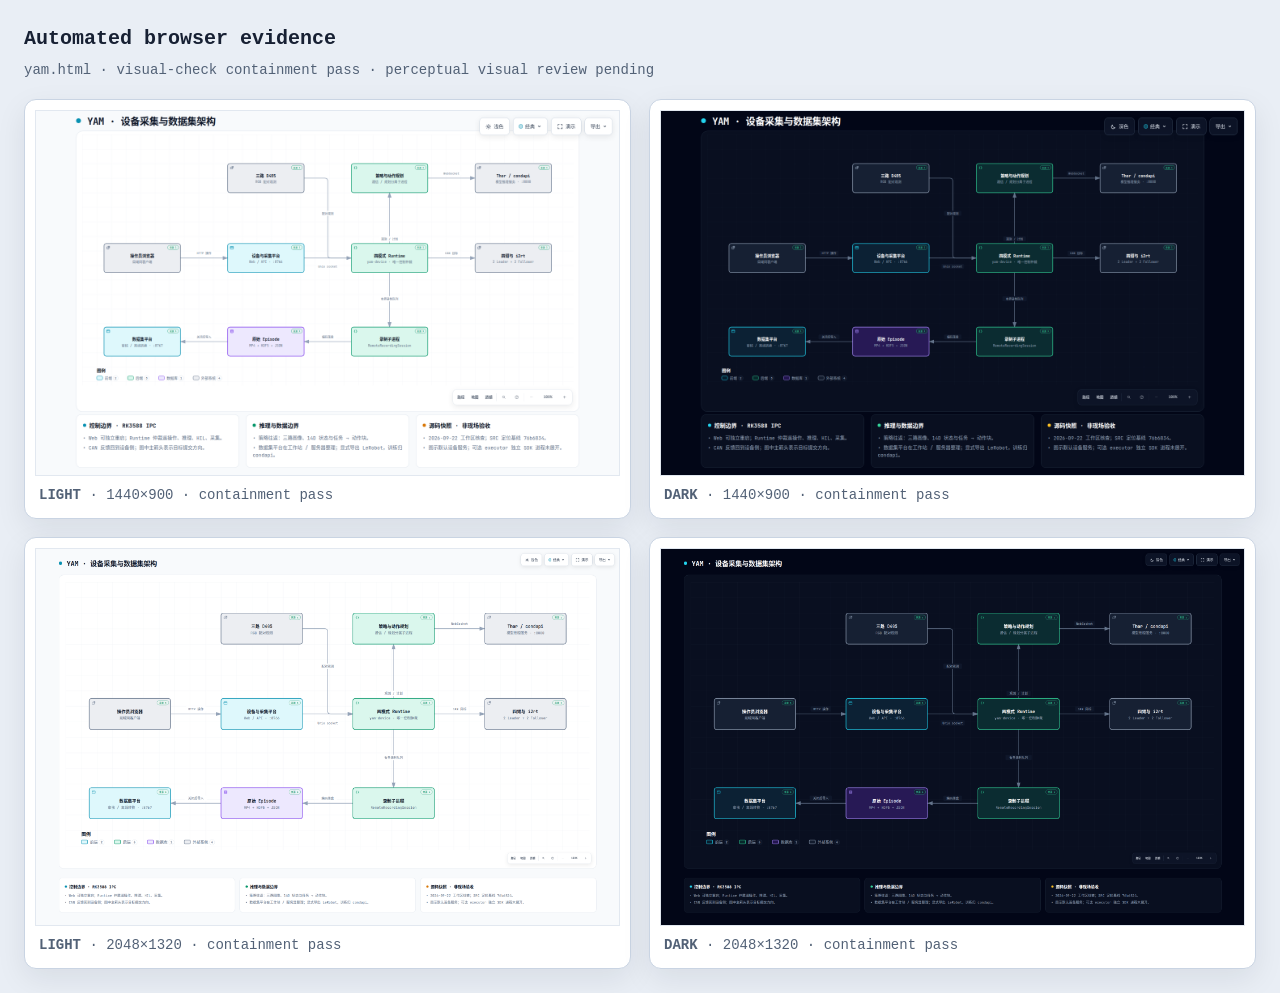
<file: docs/architecture/yam.visual-check.html>
<!doctype html>
<html lang="en">
<head>
<meta charset="utf-8">
<meta name="viewport" content="width=device-width,initial-scale=1">
<title>Archify automated browser evidence · yam.html</title>
<style>
*{box-sizing:border-box}body{margin:0;padding:24px;background:#e9eef5;color:#172033;font:14px/1.5 ui-monospace,SFMono-Regular,Menlo,Consolas,monospace}header{max-width:1500px;margin:0 auto 18px}h1{margin:0 0 6px;font-size:20px}p{margin:0;color:#526176}.grid{max-width:1500px;margin:auto;display:grid;grid-template-columns:repeat(2,minmax(0,1fr));gap:18px}figure{margin:0;padding:10px;background:white;border:1px solid #c9d4e3;border-radius:12px;box-shadow:0 10px 30px rgba(15,23,42,.08)}img{display:block;width:100%;height:auto;border:1px solid #e2e8f0}figcaption{padding:9px 4px 2px;color:#526176}@media(max-width:900px){.grid{grid-template-columns:1fr}}
</style>
</head>
<body>
<header><h1>Automated browser evidence</h1><p>yam.html · visual-check containment pass · perceptual visual review pending</p></header>
<main class="grid">
      <figure>
        <img src="yam.visual-check.1440x900.light.png" alt="light 1440 by 900">
        <figcaption><strong>LIGHT</strong> · 1440×900 · containment pass</figcaption>
      </figure>
      <figure>
        <img src="yam.visual-check.1440x900.dark.png" alt="dark 1440 by 900">
        <figcaption><strong>DARK</strong> · 1440×900 · containment pass</figcaption>
      </figure>
      <figure>
        <img src="yam.visual-check.2048x1320.light.png" alt="light 2048 by 1320">
        <figcaption><strong>LIGHT</strong> · 2048×1320 · containment pass</figcaption>
      </figure>
      <figure>
        <img src="yam.visual-check.2048x1320.dark.png" alt="dark 2048 by 1320">
        <figcaption><strong>DARK</strong> · 2048×1320 · containment pass</figcaption>
      </figure>
</main>
</body>
</html>
</file>
